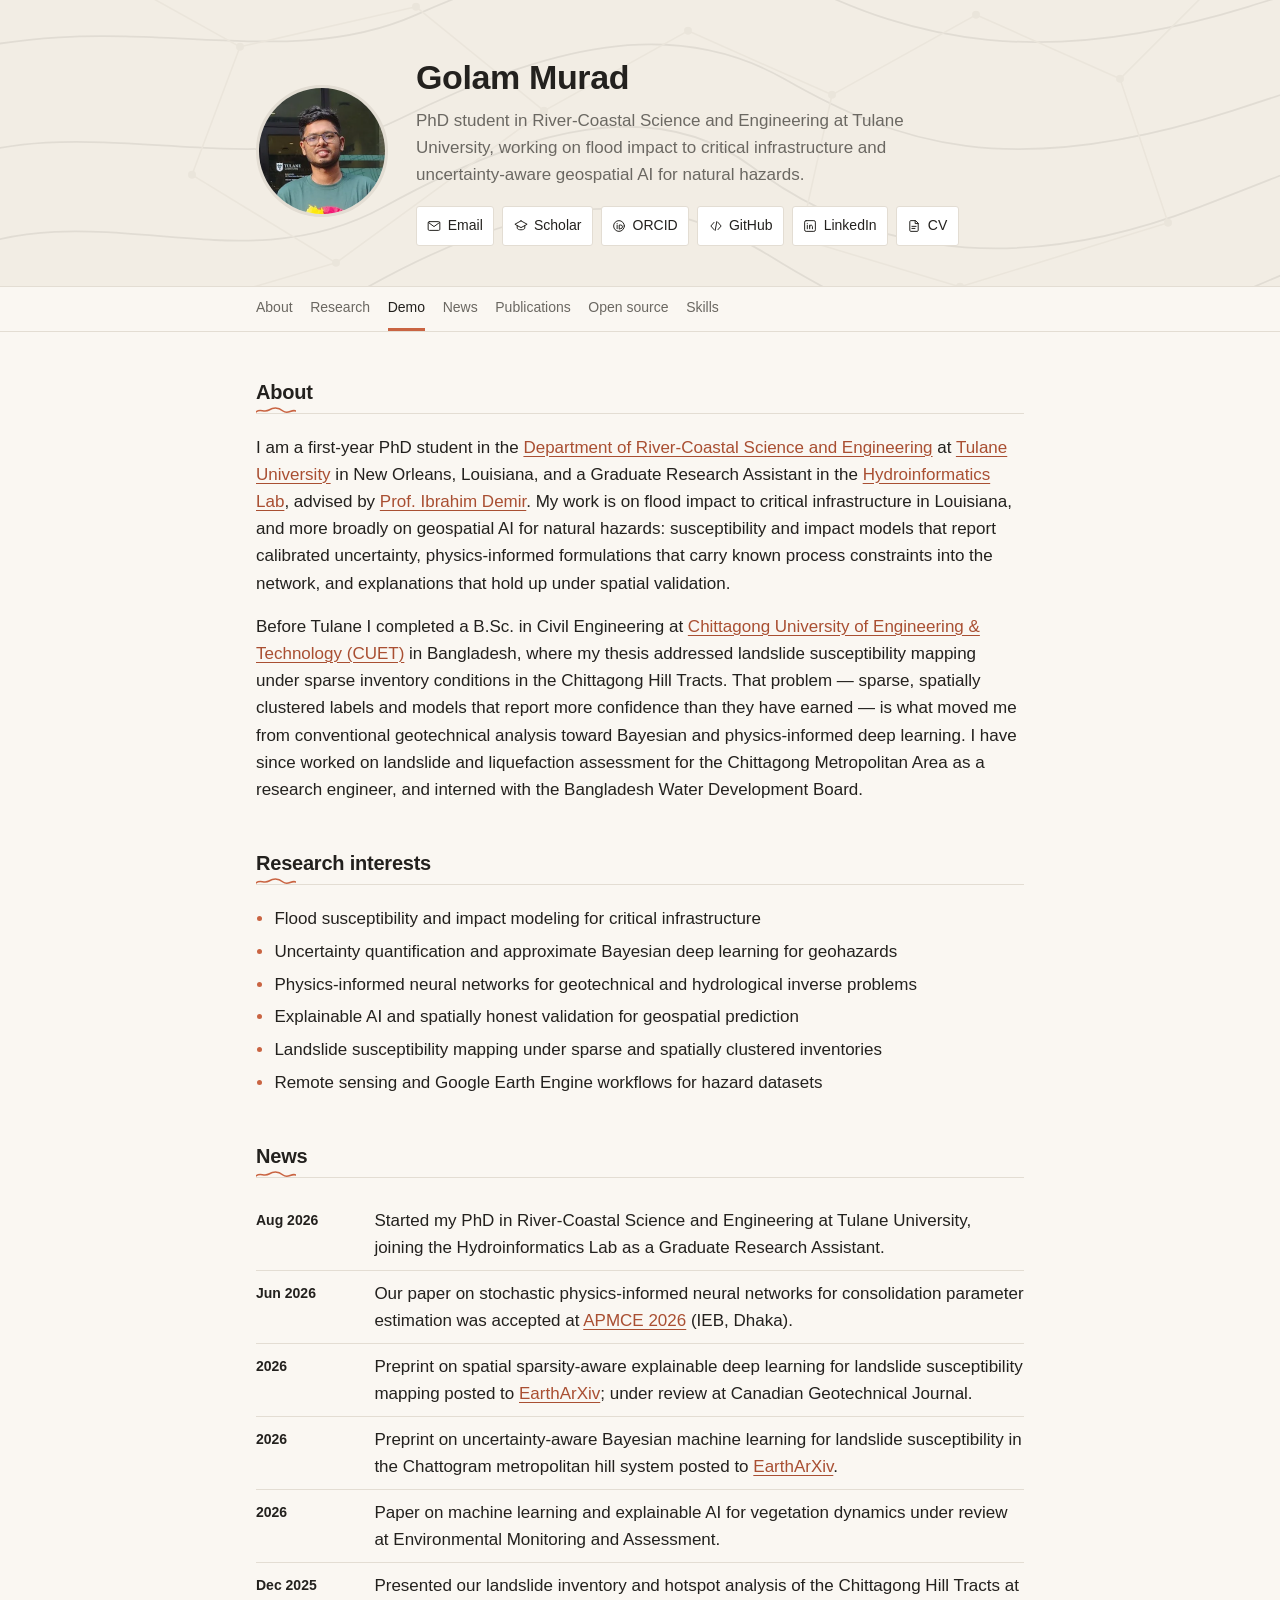
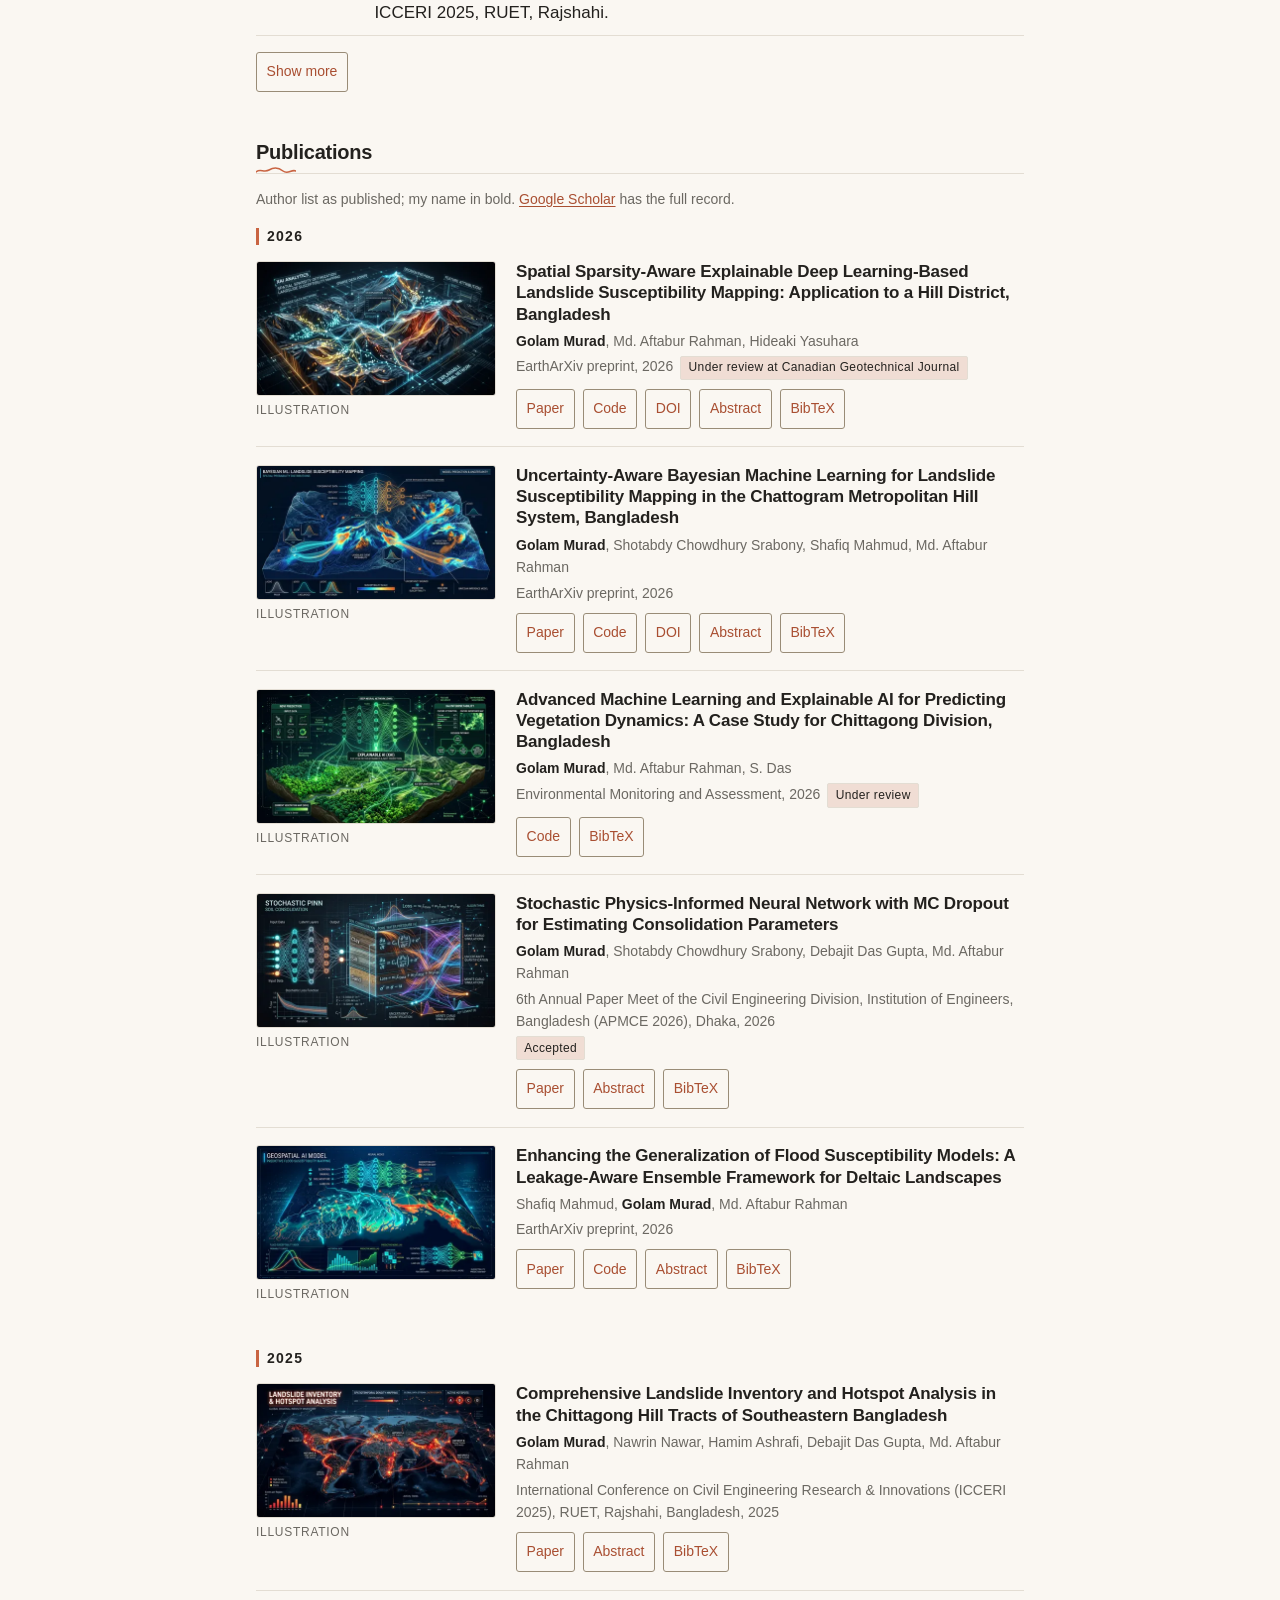
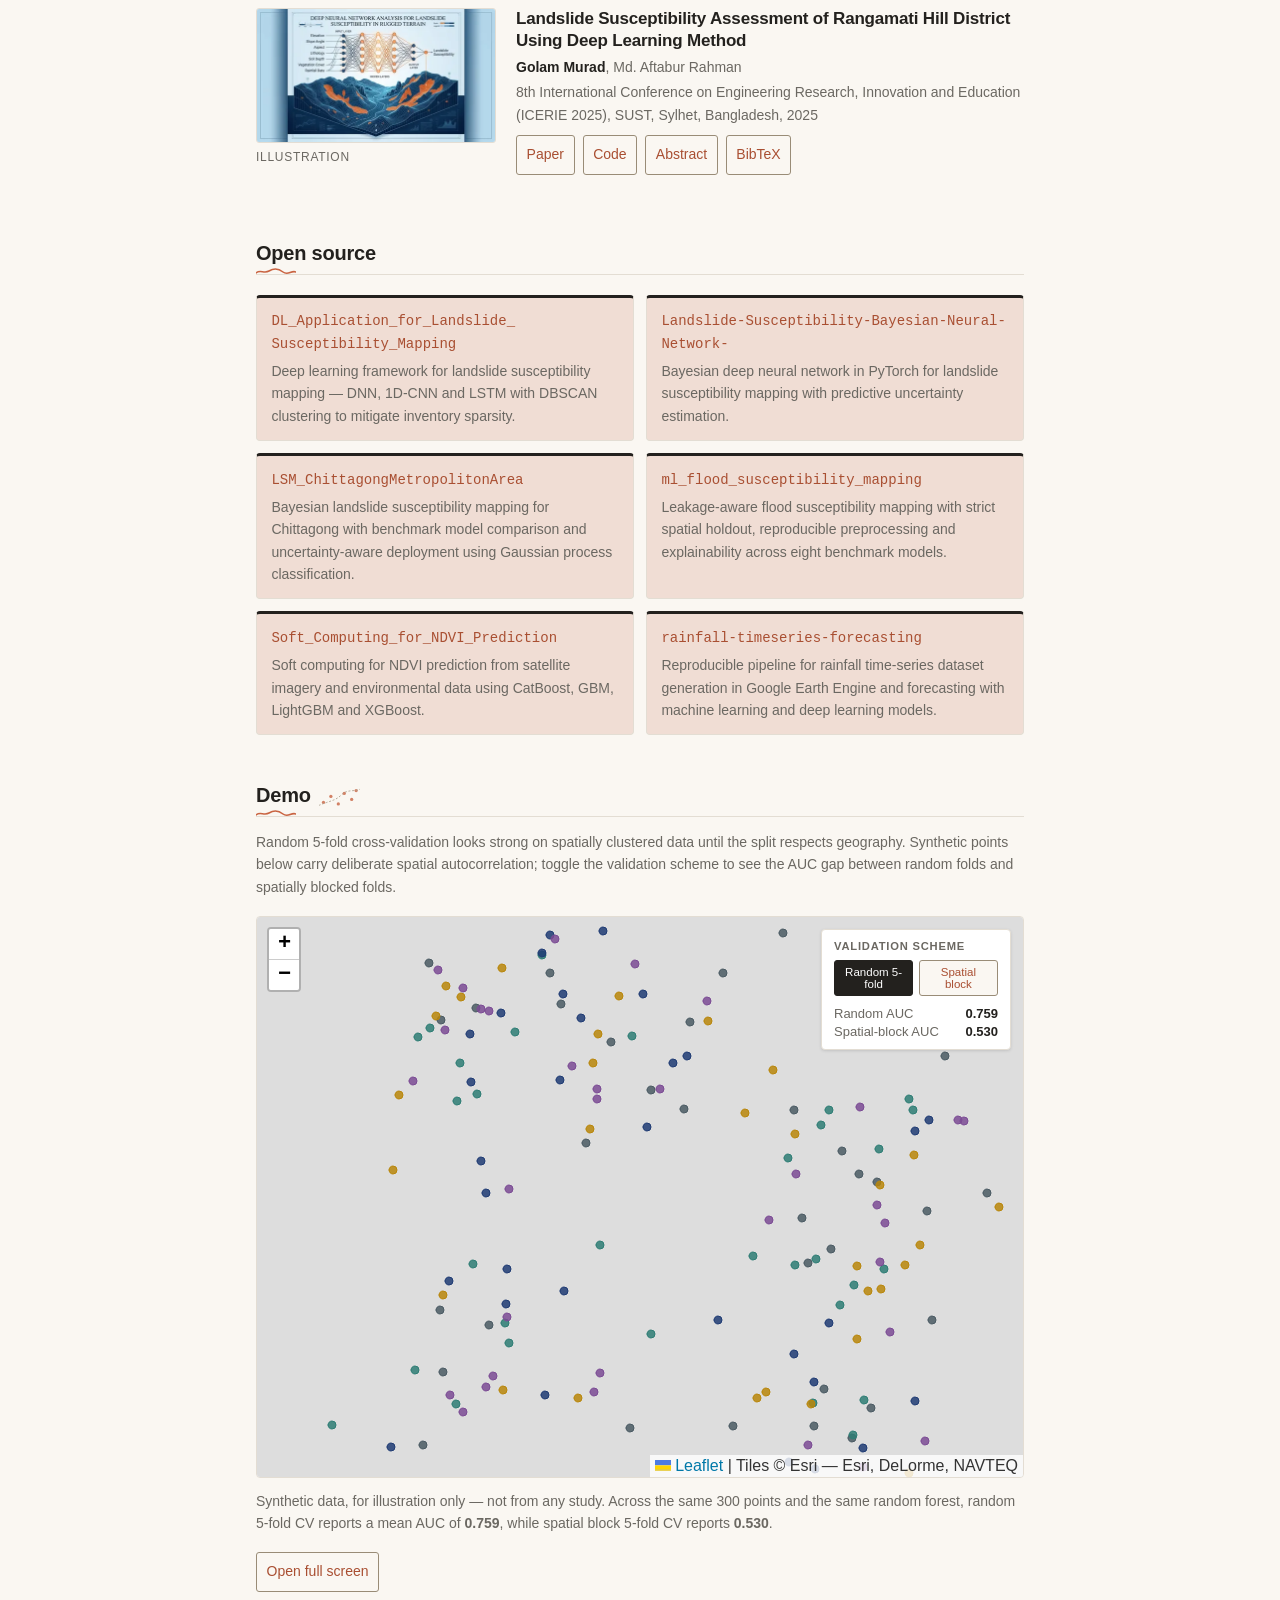
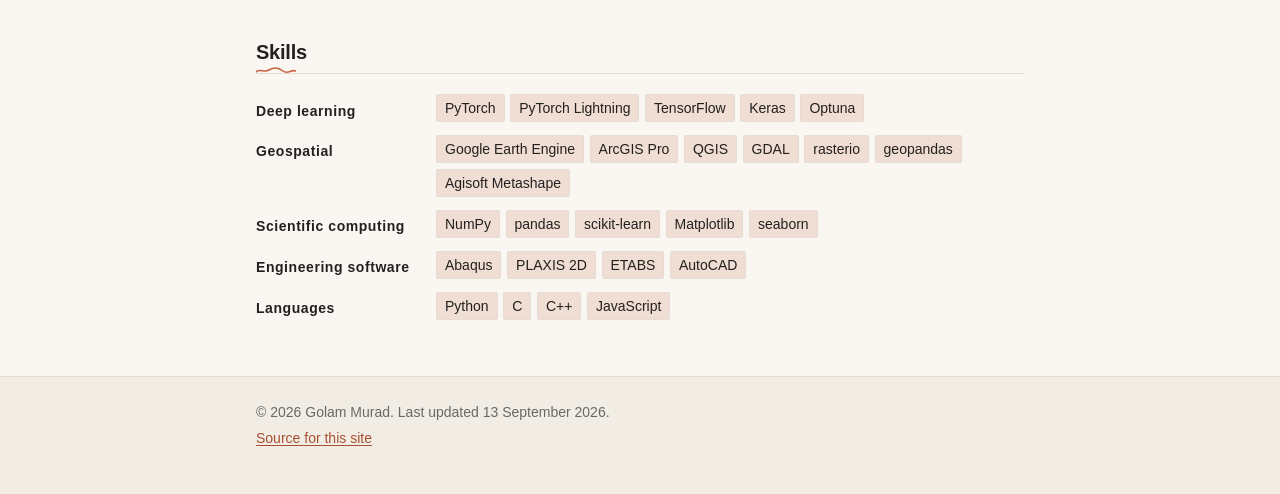
<file: index.html>
<!DOCTYPE html>
<html lang="en">
<head>
<meta charset="utf-8">
<meta name="viewport" content="width=device-width, initial-scale=1">
<title>Golam Murad</title>
<meta name="description" content="Golam Murad — PhD student in River-Coastal Science and Engineering at Tulane University. Flood impact on critical infrastructure, geospatial AI for natural hazards, uncertainty-aware deep learning.">
<meta name="author" content="Golam Murad">
<link rel="canonical" href="https://murad-geoAi.github.io/">
<meta property="og:type" content="website">
<meta property="og:title" content="Golam Murad">
<meta property="og:description" content="PhD student in River-Coastal Science and Engineering at Tulane University. Geospatial AI for natural hazards and uncertainty-aware deep learning.">
<meta property="og:url" content="https://murad-geoAi.github.io/">
<meta property="og:image" content="https://murad-geoAi.github.io/assets/img/profile.jpg">
<meta property="og:image:width" content="600">
<meta property="og:image:height" content="600">
<meta property="og:image:alt" content="Golam Murad outside the Tulane Downtown building in New Orleans.">
<meta name="twitter:card" content="summary">
<meta name="theme-color" content="#23211E">
<link rel="icon" href="assets/img/favicon.svg" type="image/svg+xml">
<link rel="stylesheet" href="assets/css/style.css">
<!-- Marks JS as running so scroll-reveal may hide content; without it everything stays visible. -->
<script>document.documentElement.classList.add('js');</script>
</head>
<body>

<a class="skip-link" href="#main">Skip to content</a>

<!-- Icon sprite. Self-hosted, no icon font, no network request. -->
<svg class="sprite" xmlns="http://www.w3.org/2000/svg" aria-hidden="true" focusable="false">
  <defs>
    <symbol id="i-mail" viewBox="0 0 24 24">
      <rect x="2" y="4.5" width="20" height="15" rx="2"/><path d="M2.8 6.2 12 13l9.2-6.8"/>
    </symbol>
    <symbol id="i-scholar" viewBox="0 0 24 24">
      <path d="M12 3.2 1.5 9 12 14.8 22.5 9 12 3.2Z"/><path d="M5.5 11.4v4.2c0 1.6 2.9 2.9 6.5 2.9s6.5-1.3 6.5-2.9v-4.2"/>
    </symbol>
    <symbol id="i-orcid" viewBox="0 0 24 24">
      <circle cx="12" cy="12" r="9.2"/><path d="M8.8 10.3v6.4"/><path d="M8.8 7.6v.1"/>
      <path d="M12.4 16.7v-6.4h2.4a3.2 3.2 0 0 1 0 6.4Z"/>
    </symbol>
    <symbol id="i-github" viewBox="0 0 24 24">
      <path d="M8.6 5.8 3.2 12l5.4 6.2"/><path d="M15.4 5.8 20.8 12l-5.4 6.2"/><path d="M13.4 4.4 10.6 19.6"/>
    </symbol>
    <symbol id="i-linkedin" viewBox="0 0 24 24">
      <rect x="2.8" y="2.8" width="18.4" height="18.4" rx="2.6"/><path d="M7.4 10.6v6.2"/>
      <path d="M7.4 7.4v.1"/><path d="M11.4 16.8v-6.2"/><path d="M11.4 13.2c0-1.5 1-2.6 2.4-2.6s2.4 1.1 2.4 2.6v3.6"/>
    </symbol>
    <symbol id="i-cv" viewBox="0 0 24 24">
      <path d="M14 2.8H6.6a1.8 1.8 0 0 0-1.8 1.8v14.8a1.8 1.8 0 0 0 1.8 1.8h10.8a1.8 1.8 0 0 0 1.8-1.8V7.8Z"/>
      <path d="M14 2.8v5h5.2"/><path d="M8.4 12.6h7.2"/><path d="M8.4 16.2h5.2"/>
    </symbol>
  </defs>
</svg>

<!-- ============================= HEADER ============================= -->
<header class="site-header" id="top">
  <svg class="hero-motif" viewBox="0 0 800 360" preserveAspectRatio="xMidYMid slice" aria-hidden="true" focusable="false">
    <g class="hero-motif-contours" fill="none" stroke="var(--ink)" stroke-width="1.1">
      <path d="M-20 300 C 80 260, 140 320, 230 270 S 400 200, 480 250 S 640 330, 760 280 S 880 220, 940 260"/>
      <path d="M-30 250 C 60 210, 150 270, 240 220 S 410 150, 470 195 S 620 270, 750 220 S 870 165, 950 205"/>
      <path d="M-40 195 C 50 155, 160 210, 250 165 S 420 100, 490 140 S 630 205, 770 160 S 890 110, 960 145"/>
      <path d="M-50 130 C 70 90, 170 140, 260 100 S 430 45, 500 80 S 650 135, 780 95 S 900 55, 970 85"/>
    </g>
    <g class="hero-motif-graph" stroke="var(--border-firm)" stroke-width="1">
      <line x1="60" y1="70" x2="150" y2="120"/>
      <line x1="150" y1="120" x2="120" y2="200"/>
      <line x1="150" y1="120" x2="260" y2="95"/>
      <line x1="260" y1="95" x2="340" y2="160"/>
      <line x1="120" y1="200" x2="210" y2="255"/>
      <line x1="210" y1="255" x2="340" y2="160"/>
      <line x1="340" y1="160" x2="430" y2="110"/>
      <line x1="430" y1="110" x2="520" y2="150"/>
      <line x1="520" y1="150" x2="500" y2="240"/>
      <line x1="500" y1="240" x2="600" y2="270"/>
      <line x1="520" y1="150" x2="610" y2="100"/>
      <line x1="610" y1="100" x2="700" y2="140"/>
      <line x1="700" y1="140" x2="760" y2="80"/>
      <line x1="700" y1="140" x2="730" y2="230"/>
      <line x1="600" y1="270" x2="730" y2="230"/>
      <line x1="210" y1="255" x2="90" y2="290"/>
    </g>
    <g class="hero-motif-nodes" fill="var(--border-firm)">
      <circle cx="60" cy="70" r="2.5"/>
      <circle cx="150" cy="120" r="2.5"/>
      <circle cx="120" cy="200" r="2.5"/>
      <circle cx="260" cy="95" r="2.5"/>
      <circle cx="340" cy="160" r="2.5"/>
      <circle cx="210" cy="255" r="2.5"/>
      <circle cx="430" cy="110" r="2.5"/>
      <circle cx="520" cy="150" r="2.5"/>
      <circle cx="500" cy="240" r="2.5"/>
      <circle cx="600" cy="270" r="2.5"/>
      <circle cx="610" cy="100" r="2.5"/>
      <circle cx="700" cy="140" r="2.5"/>
      <circle cx="760" cy="80" r="2.5"/>
      <circle cx="730" cy="230" r="2.5"/>
      <circle cx="90" cy="290" r="2.5"/>
      <circle cx="380" cy="60" r="2.5"/>
    </g>
  </svg>
  <div class="wrap header-inner">
    <picture>
      <source srcset="assets/img/avatar.webp" type="image/webp">
      <img class="avatar" src="assets/img/avatar.jpg" width="330" height="330"
           alt="Golam Murad standing outside the Tulane Downtown building in New Orleans.">
    </picture>
    <div class="header-text">
      <h1>Golam Murad</h1>
      <p class="tagline">PhD student in River-Coastal Science and Engineering at Tulane University, working on
        flood impact to critical infrastructure and uncertainty-aware geospatial AI for natural hazards.</p>
      <ul class="links" aria-label="Profiles and contact">
        <li><a href="mailto:golammurad19@gmail.com">
          <svg class="icon" aria-hidden="true" focusable="false"><use href="#i-mail"/></svg>Email</a></li>
        <li><a href="https://scholar.google.com/citations?user=qZYs0UQAAAAJ&amp;hl=en" rel="noopener">
          <svg class="icon" aria-hidden="true" focusable="false"><use href="#i-scholar"/></svg>Scholar</a></li>
        <li><a href="https://orcid.org/0009-0006-7232-1788" rel="noopener">
          <svg class="icon" aria-hidden="true" focusable="false"><use href="#i-orcid"/></svg>ORCID</a></li>
        <li><a href="https://github.com/murad-geoAi" rel="noopener">
          <svg class="icon" aria-hidden="true" focusable="false"><use href="#i-github"/></svg>GitHub</a></li>
        <li><a href="https://www.linkedin.com/in/golammurad" rel="noopener">
          <svg class="icon" aria-hidden="true" focusable="false"><use href="#i-linkedin"/></svg>LinkedIn</a></li>
        <li><a href="assets/cv/index.html">
          <svg class="icon" aria-hidden="true" focusable="false"><use href="#i-cv"/></svg>CV</a></li>
      </ul>
    </div>
  </div>
</header>

<!-- ============================= NAV ============================= -->
<nav class="site-nav" id="nav" aria-label="Section navigation">
  <div class="wrap">
    <ul>
      <li><a href="#about">About</a></li>
      <li><a href="#interests">Research</a></li>
      <li><a href="#demo">Demo</a></li>
      <li><a href="#news">News</a></li>
      <li><a href="#publications">Publications</a></li>
      <li><a href="#code">Open source</a></li>
      <li><a href="#skills">Skills</a></li>
    </ul>
  </div>
</nav>

<main id="main" class="wrap">

<!-- ============================= ABOUT ============================= -->
<section id="about" data-reveal>
  <h2>About</h2>
  <p>I am a first-year PhD student in the
    <a href="https://sse.tulane.edu/river" rel="noopener">Department of River-Coastal Science and Engineering</a>
    at <a href="https://tulane.edu" rel="noopener">Tulane University</a> in New Orleans, Louisiana, and a Graduate
    Research Assistant in the <a href="https://hydroinformatics.tulane.edu/" rel="noopener">Hydroinformatics Lab</a>,
    advised by <a href="https://sse.tulane.edu/ibrahim-demir" rel="noopener">Prof. Ibrahim Demir</a>.
    My work is on flood impact to critical infrastructure in Louisiana, and more broadly on geospatial AI for
    natural hazards: susceptibility and impact models that report calibrated uncertainty, physics-informed
    formulations that carry known process constraints into the network, and explanations that hold up under
    spatial validation.</p>
  <p>Before Tulane I completed a B.Sc. in Civil Engineering at
    <a href="https://www.cuet.ac.bd" rel="noopener">Chittagong University of Engineering &amp; Technology (CUET)</a>
    in Bangladesh, where my thesis addressed landslide susceptibility mapping under sparse inventory conditions in
    the Chittagong Hill Tracts. That problem — sparse, spatially clustered labels and models that report more
    confidence than they have earned — is what moved me from conventional geotechnical analysis toward Bayesian and
    physics-informed deep learning. I have since worked on landslide and liquefaction assessment for the Chittagong
    Metropolitan Area as a research engineer, and interned with the Bangladesh Water Development Board.</p>
</section>

<!-- ============================= INTERESTS ============================= -->
<section id="interests" data-reveal>
  <h2>Research interests</h2>
  <ul class="interests">
    <li>Flood susceptibility and impact modeling for critical infrastructure</li>
    <li>Uncertainty quantification and approximate Bayesian deep learning for geohazards</li>
    <li>Physics-informed neural networks for geotechnical and hydrological inverse problems</li>
    <li>Explainable AI and spatially honest validation for geospatial prediction</li>
    <li>Landslide susceptibility mapping under sparse and spatially clustered inventories</li>
    <li>Remote sensing and Google Earth Engine workflows for hazard datasets</li>
  </ul>
</section>

<!-- ============================= NEWS ============================= -->
<section id="news" data-reveal>
  <h2>News</h2>
  <ol class="news-list" id="news-list"></ol>
  <button type="button" class="btn toggle-more" id="news-toggle" hidden aria-expanded="false" aria-controls="news-list">Show more</button>
  <noscript>
    <ol class="news-list">
      <li><span class="news-date">Aug 2026</span><span class="news-body">Started my PhD in River-Coastal Science and Engineering at Tulane University, joining the Hydroinformatics Lab as a Graduate Research Assistant.</span></li>
      <li><span class="news-date">Jun 2026</span><span class="news-body">Our paper on stochastic physics-informed neural networks for consolidation parameter estimation was accepted at APMCE 2026 (IEB, Dhaka).</span></li>
      <li><span class="news-date">2026</span><span class="news-body">Preprint on spatial sparsity-aware explainable deep learning for landslide susceptibility mapping posted to EarthArXiv; under review at Canadian Geotechnical Journal.</span></li>
      <li><span class="news-date">2026</span><span class="news-body">Preprint on uncertainty-aware Bayesian machine learning for landslide susceptibility in the Chattogram metropolitan hill system posted to EarthArXiv.</span></li>
      <li><span class="news-date">2026</span><span class="news-body">Paper on machine learning and explainable AI for vegetation dynamics under review at Environmental Monitoring and Assessment.</span></li>
      <li><span class="news-date">Dec 2025</span><span class="news-body">Presented our landslide inventory and hotspot analysis of the Chittagong Hill Tracts at ICCERI 2025, RUET, Rajshahi.</span></li>
      <li><span class="news-date">Dec 2025</span><span class="news-body">Joined Soil Profile as a Research Engineer, working on landslide and liquefaction assessment for the Chittagong Metropolitan Area.</span></li>
      <li><span class="news-date">Jul 2025</span><span class="news-body">Completed my B.Sc. in Civil Engineering at Chittagong University of Engineering &amp; Technology.</span></li>
      <li><span class="news-date">2025</span><span class="news-body">Presented deep learning-based landslide susceptibility assessment of Rangamati Hill District at ICERIE 2025, SUST, Sylhet.</span></li>
      <li><span class="news-date">Dec 2024</span><span class="news-body">Industrial internship at the Bangladesh Water Development Board.</span></li>
    </ol>
  </noscript>
</section>

<!-- ============================= PUBLICATIONS ============================= -->
<section id="publications">
  <h2>Publications</h2>
  <p class="note">Author list as published; my name in bold. <a href="https://scholar.google.com/citations?user=qZYs0UQAAAAJ&amp;hl=en" rel="noopener">Google Scholar</a> has the full record.</p>
  <div id="publication-list"></div>
  <noscript>
    <h3 class="pub-year">2026</h3>
    <ul class="pub-fallback">
      <li><strong>Spatial Sparsity-Aware Explainable Deep Learning-Based Landslide Susceptibility Mapping: Application to a Hill District, Bangladesh.</strong>
        Golam Murad, Md. Aftabur Rahman, Hideaki Yasuhara. EarthArXiv preprint, 2026. Under review at Canadian Geotechnical Journal.
        [<a href="assets/papers/sparsity-aware-lsm-rangamati-2026.pdf">PDF</a>]
        [<a href="https://doi.org/10.31223/X52J42" rel="noopener">DOI</a>]
        [<a href="https://github.com/murad-geoAi/DL_Application_for_Landslide_Susceptibility_Mapping" rel="noopener">Code</a>]</li>
      <li><strong>Uncertainty-Aware Bayesian Machine Learning for Landslide Susceptibility Mapping in the Chattogram Metropolitan Hill System, Bangladesh.</strong>
        Golam Murad, Shotabdy Chowdhury Srabony, Shafiq Mahmud, Md. Aftabur Rahman. EarthArXiv preprint, 2026.
        [<a href="assets/papers/bayesian-lsm-chattogram-2026.pdf">PDF</a>]
        [<a href="https://doi.org/10.31223/X55J40" rel="noopener">DOI</a>]
        [<a href="https://github.com/murad-geoAi/LSM_ChittagongMetropolitonArea" rel="noopener">Code</a>]</li>
      <li><strong>Advanced Machine Learning and Explainable AI for Predicting Vegetation Dynamics: A Case Study for Chittagong Division, Bangladesh.</strong>
        Golam Murad, Md. Aftabur Rahman, S. Das. Under review at Environmental Monitoring and Assessment, 2026.
        [<a href="https://github.com/murad-geoAi/Soft_Computing_for_NDVI_Prediction" rel="noopener">Code</a>]</li>
      <li><strong>Stochastic Physics-Informed Neural Network with MC Dropout for Estimating Consolidation Parameters.</strong>
        Golam Murad, Shotabdy Chowdhury Srabony, Debajit Das Gupta, Md. Aftabur Rahman.
        6th Annual Paper Meet of the Civil Engineering Division, IEB (APMCE 2026), Dhaka, Bangladesh.
        [<a href="assets/papers/stochastic-pinn-consolidation-apmce-2026.pdf">PDF</a>]</li>
      <li><strong>Enhancing the Generalization of Flood Susceptibility Models: A Leakage-Aware Ensemble Framework for Deltaic Landscapes.</strong>
        Shafiq Mahmud, Golam Murad, Md. Aftabur Rahman. EarthArXiv preprint, 2026.
        [<a href="assets/papers/leakage-aware-flood-susceptibility-2026.pdf">PDF</a>]
        [<a href="https://github.com/murad-geoAi/ml_flood_susceptibility_mapping" rel="noopener">Code</a>]</li>
    </ul>
    <h3 class="pub-year">2025</h3>
    <ul class="pub-fallback">
      <li><strong>Comprehensive Landslide Inventory and Hotspot Analysis in the Chittagong Hill Tracts of Southeastern Bangladesh.</strong>
        Golam Murad, Nawrin Nawar, Hamim Ashrafi, Debajit Das Gupta, Md. Aftabur Rahman.
        International Conference on Civil Engineering Research &amp; Innovations (ICCERI 2025), RUET, Rajshahi, Bangladesh.
        [<a href="assets/papers/landslide-inventory-hotspot-icceri-2025.pdf">PDF</a>]</li>
      <li><strong>Landslide Susceptibility Assessment of Rangamati Hill District Using Deep Learning Method.</strong>
        Golam Murad, Md. Aftabur Rahman.
        8th International Conference on Engineering Research, Innovation and Education (ICERIE 2025), SUST, Sylhet, Bangladesh.
        [<a href="assets/papers/rangamati-dnn-lsm-icerie-2025.pdf">PDF</a>]
        [<a href="https://github.com/murad-geoAi/DL_Application_for_Landslide_Susceptibility_Mapping" rel="noopener">Code</a>]</li>
    </ul>
  </noscript>
</section>

<!-- ============================= OPEN SOURCE ============================= -->
<section id="code">
  <h2>Open source</h2>
  <ul class="repo-grid">
    <li class="repo" data-reveal>
      <p class="repo-head"><a class="repo-name" href="https://github.com/murad-geoAi/DL_Application_for_Landslide_Susceptibility_Mapping" rel="noopener">DL_<wbr>Application_<wbr>for_<wbr>Landslide_<wbr>Susceptibility_<wbr>Mapping</a><span class="stars" data-repo="DL_Application_for_Landslide_Susceptibility_Mapping"></span></p>
      <p class="repo-desc">Deep learning framework for landslide susceptibility mapping — DNN, 1D-CNN and LSTM with DBSCAN clustering to mitigate inventory sparsity.</p>
    </li>
    <li class="repo" data-reveal>
      <p class="repo-head"><a class="repo-name" href="https://github.com/murad-geoAi/Landslide-Susceptibility-Bayesian-Neural-Network-" rel="noopener">Landslide-<wbr>Susceptibility-<wbr>Bayesian-<wbr>Neural-<wbr>Network-</a><span class="stars" data-repo="Landslide-Susceptibility-Bayesian-Neural-Network-"></span></p>
      <p class="repo-desc">Bayesian deep neural network in PyTorch for landslide susceptibility mapping with predictive uncertainty estimation.</p>
    </li>
    <li class="repo" data-reveal>
      <p class="repo-head"><a class="repo-name" href="https://github.com/murad-geoAi/LSM_ChittagongMetropolitonArea" rel="noopener">LSM_<wbr>ChittagongMetropolitonArea</a><span class="stars" data-repo="LSM_ChittagongMetropolitonArea"></span></p>
      <p class="repo-desc">Bayesian landslide susceptibility mapping for Chittagong with benchmark model comparison and uncertainty-aware deployment using Gaussian process classification.</p>
    </li>
    <li class="repo" data-reveal>
      <p class="repo-head"><a class="repo-name" href="https://github.com/murad-geoAi/ml_flood_susceptibility_mapping" rel="noopener">ml_<wbr>flood_<wbr>susceptibility_<wbr>mapping</a><span class="stars" data-repo="ml_flood_susceptibility_mapping"></span></p>
      <p class="repo-desc">Leakage-aware flood susceptibility mapping with strict spatial holdout, reproducible preprocessing and explainability across eight benchmark models.</p>
    </li>
    <li class="repo" data-reveal>
      <p class="repo-head"><a class="repo-name" href="https://github.com/murad-geoAi/Soft_Computing_for_NDVI_Prediction" rel="noopener">Soft_<wbr>Computing_<wbr>for_<wbr>NDVI_<wbr>Prediction</a><span class="stars" data-repo="Soft_Computing_for_NDVI_Prediction"></span></p>
      <p class="repo-desc">Soft computing for NDVI prediction from satellite imagery and environmental data using CatBoost, GBM, LightGBM and XGBoost.</p>
    </li>
    <li class="repo" data-reveal>
      <p class="repo-head"><a class="repo-name" href="https://github.com/murad-geoAi/rainfall-timeseries-forecasting" rel="noopener">rainfall-<wbr>timeseries-<wbr>forecasting</a><span class="stars" data-repo="rainfall-timeseries-forecasting"></span></p>
      <p class="repo-desc">Reproducible pipeline for rainfall time-series dataset generation in Google Earth Engine and forecasting with machine learning and deep learning models.</p>
    </li>
  </ul>
</section>

<!-- ============================= DEMO =============================
     Map is generated by scripts/make_demo_map.py into demos/. No [data-reveal]
     here: the section is too tall to reliably clear the reveal threshold.
     The AUC figures are repeated in the page text below on purpose — with JS
     off the iframe renders nothing, and the finding has to survive that. -->
<section id="demo">
  <h2>Demo<svg class="demo-accent" viewBox="0 0 56 30" aria-hidden="true" focusable="false">
    <g fill="var(--accent)">
      <circle cx="6" cy="22" r="2.2"/>
      <circle cx="16" cy="14" r="2.2"/>
      <circle cx="26" cy="24" r="2.2"/>
      <circle cx="34" cy="10" r="2.2"/>
      <circle cx="44" cy="18" r="2.2"/>
      <circle cx="50" cy="6" r="2.2"/>
    </g>
    <path d="M0 26 C 14 20, 22 20, 30 12 S 46 8, 56 4" fill="none" stroke="var(--border-firm)" stroke-width="1.2" stroke-dasharray="1.5 3.5" stroke-linecap="round"/>
  </svg></h2>
  <p class="note">Random 5-fold cross-validation looks strong on spatially clustered data until the split
    respects geography. Synthetic points below carry deliberate spatial autocorrelation; toggle the
    validation scheme to see the AUC gap between random folds and spatially blocked folds.</p>

  <div class="demo-frame">
    <iframe src="demos/spatial-cv-demo.html" loading="lazy"
            title="Interactive map comparing random and spatial-block 5-fold cross-validation on synthetic landslide-susceptibility points">
      This browser cannot display the embedded map. The link below opens it directly.
    </iframe>
  </div>

  <p class="note demo-note">Synthetic data, for illustration only — not from any study.
    Across the same 300 points and the same random forest, random 5-fold CV reports a mean
    AUC of <strong>0.759</strong>, while spatial block 5-fold CV reports <strong>0.530</strong>.</p>

  <p class="demo-actions"><a class="btn" href="demos/spatial-cv-demo.html">Open full screen</a></p>
</section>

<!-- ============================= SKILLS ============================= -->
<section id="skills" data-reveal>
  <h2>Skills</h2>
  <dl class="skills">
    <dt>Deep learning</dt>
    <dd><ul class="pills"><li>PyTorch</li><li>PyTorch Lightning</li><li>TensorFlow</li><li>Keras</li><li>Optuna</li></ul></dd>
    <dt>Geospatial</dt>
    <dd><ul class="pills"><li>Google Earth Engine</li><li>ArcGIS Pro</li><li>QGIS</li><li>GDAL</li><li>rasterio</li><li>geopandas</li><li>Agisoft Metashape</li></ul></dd>
    <dt>Scientific computing</dt>
    <dd><ul class="pills"><li>NumPy</li><li>pandas</li><li>scikit-learn</li><li>Matplotlib</li><li>seaborn</li></ul></dd>
    <dt>Engineering software</dt>
    <dd><ul class="pills"><li>Abaqus</li><li>PLAXIS 2D</li><li>ETABS</li><li>AutoCAD</li></ul></dd>
    <dt>Languages</dt>
    <dd><ul class="pills"><li>Python</li><li>C</li><li>C++</li><li>JavaScript</li></ul></dd>
  </dl>
</section>

<!-- =====================================================================
     TEACHING — enable when there is content. Add a matching nav link above.
<section id="teaching">
  <h2>Teaching</h2>
  <ul class="plain">
    <li><strong>COURSE CODE — Course title.</strong> Teaching assistant, Tulane University, Semester Year.</li>
  </ul>
</section>
     ===================================================================== -->

<!-- =====================================================================
     TALKS & SERVICE — enable when there is content. Add a matching nav link above.
<section id="service">
  <h2>Talks &amp; service</h2>
  <ul class="plain">
    <li><span class="news-date">Month Year</span> Talk title, venue, location.</li>
    <li><span class="news-date">Year</span> Reviewer, journal name.</li>
  </ul>
</section>
     ===================================================================== -->

</main>

<!-- ============================= FOOTER ============================= -->
<footer class="site-footer">
  <div class="wrap">
    <p>&copy; 2026 Golam Murad. Last updated <time datetime="2026-09-13">13 September 2026</time>.</p>
    <p><a href="https://github.com/murad-geoAi/murad-geoAi.github.io" rel="noopener">Source for this site</a></p>
  </div>
</footer>

<script src="assets/js/main.js"></script>
</body>
</html>
</file>
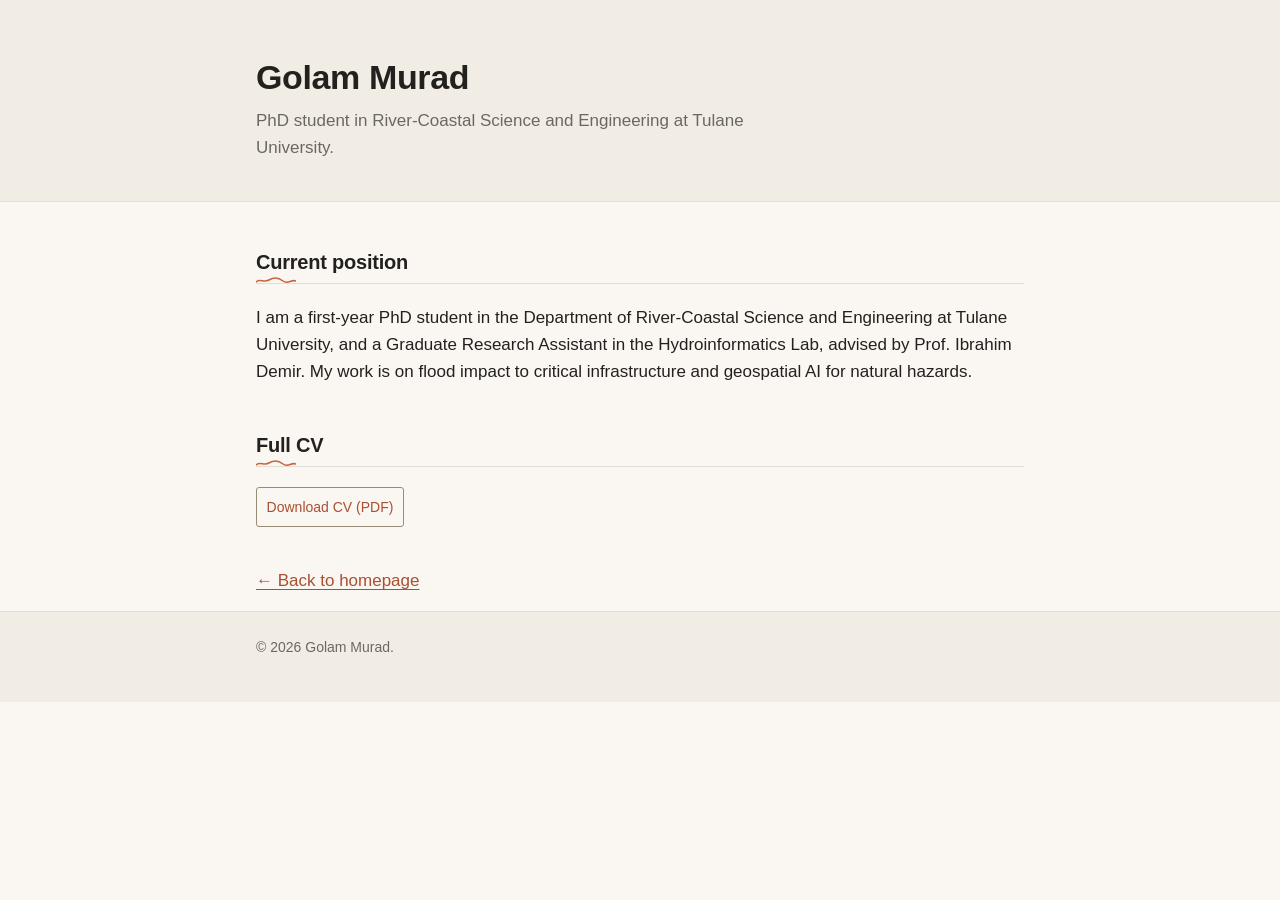
<file: assets/cv/index.html>
<!DOCTYPE html>
<html lang="en">
<head>
<meta charset="utf-8">
<meta name="viewport" content="width=device-width, initial-scale=1">
<title>CV — Golam Murad</title>
<meta name="description" content="Golam Murad — CV. PhD student in River-Coastal Science and Engineering at Tulane University.">
<meta name="author" content="Golam Murad">
<link rel="canonical" href="https://murad-geoAi.github.io/assets/cv/">
<meta name="theme-color" content="#23211E">
<link rel="icon" href="../img/favicon.svg" type="image/svg+xml">
<link rel="stylesheet" href="../css/style.css">
</head>
<body>

<a class="skip-link" href="#main">Skip to content</a>

<!-- ============================= HEADER ============================= -->
<header class="site-header" id="top">
  <div class="wrap header-inner">
    <div class="header-text">
      <h1>Golam Murad</h1>
      <p class="tagline">PhD student in River-Coastal Science and Engineering at Tulane University.</p>
    </div>
  </div>
</header>

<main id="main" class="wrap">

<section id="current-position">
  <h2>Current position</h2>
  <p>I am a first-year PhD student in the Department of River-Coastal Science and Engineering at Tulane
    University, and a Graduate Research Assistant in the Hydroinformatics Lab, advised by Prof. Ibrahim
    Demir. My work is on flood impact to critical infrastructure and geospatial AI for natural hazards.</p>
</section>

<section id="full-cv">
  <h2>Full CV</h2>
  <p><a class="btn" href="golam-murad-cv.pdf">Download CV (PDF)</a></p>
</section>

<p><a href="../../">&larr; Back to homepage</a></p>

</main>

<!-- ============================= FOOTER ============================= -->
<footer class="site-footer">
  <div class="wrap">
    <p>&copy; 2026 Golam Murad.</p>
  </div>
</footer>

</body>
</html>
</file>
<file: assets/css/style.css>
/* =========================================================================
   Golam Murad — personal site
   Plain CSS, no framework, no build step, system fonts only.
   Mobile-first: base styles are the narrow layout; media queries widen it.

   Palette is a warm, paper-like academic scheme — cream background, dark
   ink text, a single clay accent. No gradients, no photographic hero.
     #FAF7F2  bg          — page background, warm off-white
     #F2EDE4  bg-subtle   — hero band, alternating sections, footer
     #FFFFFF  surface     — cards, map frame
     #E3DDD3  border      — hairlines, dividers, card edges (decorative,
                            not a UI-component boundary — under 3:1 on bg)
     #998C77  border-firm — a firmer hairline for button/nav-hover outlines
                            that must clear 3:1 as UI components — 3.08:1
     #23211E  ink         — headings and body text
     #6B6862  ink-muted   — captions, dates, disclaimers
     #C96442  accent      — non-text only: rules, underlines, motif strokes
                            (3.65:1 on bg — below AA for text at any size)
     #A94F32  accent-text — links, active nav          — 5.10:1 on bg
     #8F4029  accent-text-hover                        — 6.70:1 on bg
     #F0DDD4  accent-soft — chip/tag backgrounds (pair with --ink, not
                            --ink-muted or --accent — both dip under 4.5:1)
   Every text pairing used below is at or above 4.5:1.
   ========================================================================= */

:root {
  /* brand */
  --bg:           #FAF7F2;
  --bg-subtle:    #F2EDE4;
  --surface:      #FFFFFF;
  --border:       #E3DDD3;
  --border-firm:  #998C77;   /* 3.08:1 on bg — clears WCAG non-text 3:1  */
  --ink:          #23211E;   /* body/headings          — 15.0:1 on bg    */
  --ink-muted:    #6B6862;   /* secondary              —  5.2:1 on bg    */
  --accent:       #C96442;   /* rules/underlines only — not text         */
  --accent-soft:  #F0DDD4;   /* chip backgrounds — pair with --ink       */

  --accent-text:       #A94F32;  /* link text          —  5.10:1 on bg  */
  --accent-text-hover: #8F4029;  /* link hover          —  6.70:1 on bg  */

  --focus:     #A94F32;   /* focus ring — 5.10:1 on bg, clears 3:1 non-text */

  --measure: 46rem;       /* readable column */
  --gutter:  1.25rem;

  /* type scale — six steps, nothing below --text-xs (12px, the legibility
     floor). Collapses what used to be ~11 near-duplicate literal sizes. */
  --text-xs:   0.75rem;    /* 12px — eyebrow labels, chips, meta */
  --text-sm:   0.875rem;   /* 14px — captions, notes, secondary text, buttons */
  --text-base: 1.0625rem;  /* 17px — body */
  --text-lg:   1.25rem;    /* 20px — section headings (h2) */
  --text-xl:   1.75rem;    /* 28px — h1 on phones */
  --text-2xl:  2.125rem;   /* 34px — h1 on desktop */

  --sans: -apple-system, BlinkMacSystemFont, "Segoe UI", Roboto, "Helvetica Neue",
          Arial, "Noto Sans", sans-serif;
  --mono: ui-monospace, SFMono-Regular, "SF Mono", Menlo, Consolas,
          "Liberation Mono", monospace;
}

/* ------------------------------- reset ------------------------------- */

*, *::before, *::after { box-sizing: border-box; }

html { -webkit-text-size-adjust: 100%; scroll-behavior: smooth; }

@media (prefers-reduced-motion: reduce) {
  html { scroll-behavior: auto; }
  *, *::before, *::after { animation-duration: .01ms !important; transition-duration: .01ms !important; }
}

/* ------------------------------ scroll-reveal ------------------------------ */
/* JS adds .is-visible when a [data-reveal] element enters the viewport.
   Hiding is scoped to `.js` (set by an inline script in <head>) and to
   no-preference, so JS-off and reduced-motion users always see content.
   Only short blocks carry [data-reveal]: a very tall element may never be
   far enough on screen to trigger on a short viewport. */

@media (prefers-reduced-motion: no-preference) {
  .js [data-reveal] {
    opacity: 0;
    transform: translateY(1rem);
    transition: opacity .5s ease, transform .5s ease;
  }
  .js [data-reveal].is-visible {
    opacity: 1;
    transform: none;
  }
}

body {
  margin: 0;
  background: var(--bg);
  color: var(--ink);
  font: 400 1rem/1.6 var(--sans);
  font-size: clamp(1rem, 0.97rem + 0.15vw, var(--text-base));
}

img { max-width: 100%; height: auto; display: block; }

/* the sprite itself is never rendered */
.sprite { display: none; }

/* ------------------------------ typography ------------------------------ */

h1, h2, h3 { line-height: 1.25; font-weight: 600; letter-spacing: -0.011em; margin: 0; }

h1 { font-size: var(--text-xl); }

h2 {
  font-size: var(--text-lg);
  color: var(--ink);
  padding-bottom: .5rem;
  border-bottom: 1px solid var(--border);
  margin-bottom: 1.25rem;
  position: relative;
}
/* short clay tick under each section heading */
/* tiny contour-fragment divider, same motif family as the hero — replaces a plain rule */
h2::after {
  content: "";
  position: absolute;
  left: 0;
  bottom: -1px;
  width: 2.5rem;
  height: 8px;
  background: var(--accent);
  -webkit-mask: url("data:image/svg+xml,%3Csvg xmlns='http://www.w3.org/2000/svg' viewBox='0 0 40 8'%3E%3Cpath d='M0 6 C4 2 8 7 13 4 S22 1 27 5 S35 3 40 5' fill='none' stroke='black' stroke-width='1.6' stroke-linecap='round'/%3E%3C/svg%3E") center / contain no-repeat;
  mask: url("data:image/svg+xml,%3Csvg xmlns='http://www.w3.org/2000/svg' viewBox='0 0 40 8'%3E%3Cpath d='M0 6 C4 2 8 7 13 4 S22 1 27 5 S35 3 40 5' fill='none' stroke='black' stroke-width='1.6' stroke-linecap='round'/%3E%3C/svg%3E") center / contain no-repeat;
}

h3 { font-size: var(--text-base); }

p { margin: 0 0 1rem; }
p:last-child { margin-bottom: 0; }

a { color: var(--accent-text); text-decoration: underline; text-underline-offset: .15em;
    text-decoration-thickness: .06em; }
a:hover { color: var(--accent-text-hover); text-decoration-thickness: .14em; }

:focus-visible {
  outline: 3px solid var(--focus);
  outline-offset: 2px;
  border-radius: 2px;
}

code, kbd, pre { font-family: var(--mono); font-size: .875em; }

/* ------------------------------- layout ------------------------------- */

.wrap {
  max-width: var(--measure);
  margin-inline: auto;
  padding-inline: var(--gutter);
}

main > section {
  padding-block: 2.25rem 0;
  scroll-margin-top: 4rem;   /* clears the sticky nav on anchor jump */
}
main > section:last-of-type { padding-bottom: 2.5rem; }

.skip-link {
  position: absolute;
  left: -9999px;
  top: 0;
  background: var(--bg);
  color: var(--ink);
  padding: .6rem 1rem;
  z-index: 20;
  border: 1px solid var(--ink);
}
.skip-link:focus { left: .5rem; top: .5rem; }

/* ===================== header — the cream hero band ===================== */

.site-header {
  position: relative;
  background: var(--bg-subtle);
  color: var(--ink);
  padding-block: 2.5rem 2rem;
  border-bottom: 1px solid var(--border);
  overflow: hidden;
}

/* contour + node graph, decorative only — degrades to flat --bg-subtle if unsupported */
.hero-motif {
  position: absolute;
  inset: 0;
  width: 100%;
  height: 100%;
  opacity: var(--hero-motif-opacity, .08);
  pointer-events: none;
}

/* Stacked and centered on phones; becomes a left-aligned row at 48em. */
.header-inner { position: relative; z-index: 1; display: flex; flex-direction: column; align-items: center; gap: 1.25rem; text-align: center; }

.avatar {
  width: 108px;
  height: 108px;
  border-radius: 50%;
  object-fit: cover;
  background: var(--surface);
  border: 3px solid var(--border);
}

.header-text h1 { margin-bottom: .5rem; color: var(--ink); }

.tagline {
  color: var(--ink-muted);
  max-width: 34rem;
  margin: 0 auto 1.1rem;
}

/* icon + label links — outlined pills */
.links {
  list-style: none;
  display: flex;
  flex-wrap: wrap;
  justify-content: center;
  gap: .5rem;
  margin: 0;
  padding: 0;
  font-size: var(--text-sm);
}

.links a {
  display: inline-flex;
  align-items: center;
  gap: .4rem;
  padding: .3rem .65rem;
  color: var(--ink);
  background: var(--surface);
  text-decoration: none;
  border: 1px solid var(--border);
  border-radius: 3px;
  line-height: 1.4;
  min-height: 2.75rem;    /* 44px — HIG touch-target minimum on phones; 40px on pointer devices, 48em+ */
}
.links a:hover {
  color: var(--accent-text);
  background: var(--surface);
  border-color: var(--accent-text);
}
.links a:focus-visible { outline-color: var(--focus); }

.icon {
  width: 1em;
  height: 1em;
  flex: 0 0 auto;
  fill: none;
  stroke: currentColor;
  stroke-width: 1.7;
  stroke-linecap: round;
  stroke-linejoin: round;
}

/* ------------------------------- nav ------------------------------- */

.site-nav {
  position: sticky;
  top: 0;
  z-index: 10;
  background: rgba(250, 247, 242, .95);   /* --bg, translucent so backdrop-filter shows through */
  backdrop-filter: saturate(1.4) blur(6px);
  border-bottom: 1px solid var(--border);
}

.site-nav ul {
  list-style: none;
  display: flex;
  gap: 1.1rem;
  margin: 0;
  padding: 0;
  overflow-x: auto;
  -webkit-overflow-scrolling: touch;
  scrollbar-width: none;
}
.site-nav ul::-webkit-scrollbar { display: none; }
/* The scrollbar is hidden, so fade whichever edge has more links past it.
   JS sets the classes; without JS the list simply scrolls unfaded. */
.site-nav ul.fade-right { -webkit-mask-image: linear-gradient(to right, #000 calc(100% - 2.5rem), transparent);
                          mask-image: linear-gradient(to right, #000 calc(100% - 2.5rem), transparent); }
.site-nav ul.fade-left { -webkit-mask-image: linear-gradient(to left, #000 calc(100% - 2.5rem), transparent);
                         mask-image: linear-gradient(to left, #000 calc(100% - 2.5rem), transparent); }
.site-nav ul.fade-left.fade-right {
  -webkit-mask-image: linear-gradient(to right, transparent, #000 2.5rem, #000 calc(100% - 2.5rem), transparent);
          mask-image: linear-gradient(to right, transparent, #000 2.5rem, #000 calc(100% - 2.5rem), transparent);
}

.site-nav a {
  display: flex;
  align-items: center;
  min-height: 2.75rem;    /* 44px — HIG touch-target minimum */
  white-space: nowrap;
  font-size: var(--text-sm);
  font-weight: 500;
  color: var(--ink-muted);
  text-decoration: none;
  border-bottom: 3px solid transparent;
}
.site-nav a:hover { color: var(--ink); border-bottom-color: var(--border-firm); }
.site-nav a[aria-current="true"] { color: var(--ink); border-bottom-color: var(--accent); }

/* ------------------------------- about ------------------------------- */

#about p { max-width: var(--measure); }

.interests { margin: 0; padding-left: 1.15rem; }
.interests li { margin-bottom: .35rem; }
.interests li::marker { color: var(--accent); }
.interests li:last-child { margin-bottom: 0; }

.note { font-size: var(--text-sm); color: var(--ink-muted); margin-top: -.4rem; margin-bottom: 1.1rem; }

/* ------------------------------- news ------------------------------- */

.news-list { list-style: none; margin: 0; padding: 0; }

.news-list li {
  display: grid;
  grid-template-columns: 1fr;
  gap: .1rem .9rem;
  padding-block: .55rem;
  border-bottom: 1px solid var(--border);
}
.news-list li:last-child { border-bottom: 0; }
/* `display: grid` above would otherwise beat the browser's [hidden] rule,
   leaving the collapsed news items visible. */
.news-list li[hidden] { display: none; }

.news-date {
  color: var(--ink);
  font-size: var(--text-sm);
  font-weight: 600;
  font-variant-numeric: tabular-nums;
  white-space: nowrap;
  padding-top: .15rem;
}

/* ---------------------------- publications ---------------------------- */

.pub-year {
  font-size: var(--text-sm);
  font-weight: 700;
  letter-spacing: .09em;
  color: var(--ink);
  margin: 1.75rem 0 .5rem;
  padding-left: .5rem;
  border-left: 3px solid var(--accent);
}
.pub-year:first-child { margin-top: 0; }
.pub-year + .pub { border-top: 0; padding-top: .5rem; }

.pub {
  display: grid;
  grid-template-columns: 1fr;
  gap: .75rem;
  padding-block: 1.1rem;
  border-top: 1px solid var(--border);
}

/* Teaser sources are 16:9; a different ratio here crops their edges. */
.pub-teaser {
  width: 100%;
  aspect-ratio: 16 / 9;
  max-width: 22rem;       /* keeps it from becoming a full-width banner on phones */
  border: 1px solid var(--border);
  border-radius: 3px;
  background: var(--bg-subtle);
  object-fit: cover;
}

.pub-figure { margin: 0; }

.pub-figure-note {
  margin-top: .3rem;
  font-size: var(--text-xs);
  letter-spacing: .06em;
  text-transform: uppercase;
  color: var(--ink-muted);
}

/* placeholder shown until a real teaser figure is dropped in */
.pub-teaser.is-placeholder {
  display: grid;
  place-items: center;
  background: var(--accent-soft);
  border-color: var(--border);
  color: var(--ink);
  font-size: var(--text-xs);
  letter-spacing: .04em;
  text-align: center;
  padding: .5rem;
}

.pub-title { font-size: var(--text-base); font-weight: 650; margin-bottom: .3rem; }
.pub-title a { color: var(--ink); text-decoration: none; }
.pub-title a:hover { color: var(--accent-text); text-decoration: underline; }

.pub-authors { font-size: var(--text-sm); color: var(--ink-muted); margin-bottom: .2rem; }
.pub-authors .me { color: var(--ink); font-weight: 650; }

/* flex so a wrapped status tag starts flush left instead of indented */
.pub-venue { display: flex; flex-wrap: wrap; align-items: baseline; gap: .2rem .45rem;
             font-size: var(--text-sm); color: var(--ink-muted); margin-bottom: .55rem; }

.tag {
  display: inline-block;
  font-size: var(--text-xs);
  letter-spacing: .03em;
  padding: .1rem .45rem;
  border: 1px solid var(--border);
  border-radius: 2px;
  background: var(--accent-soft);
  color: var(--ink);
  vertical-align: 1px;
}

.demo-note { margin-top: .75rem; }
.demo-actions { margin-top: 1rem; }

/* ------------------------------- buttons ------------------------------- */

.pub-actions { display: flex; flex-wrap: wrap; gap: .5rem; }

.btn {
  display: inline-flex;
  align-items: center;
  min-height: 2.75rem;    /* 44px — HIG touch-target minimum on phones; 40px on pointer devices, 48em+ */
  font: inherit;
  font-size: var(--text-sm);
  line-height: 1.4;
  padding: .25rem .6rem;
  color: var(--accent-text);
  background: var(--bg);
  border: 1px solid var(--border-firm);
  border-radius: 3px;
  text-decoration: none;
  cursor: pointer;
}
/* `display: inline-flex` above would otherwise beat the browser's [hidden]
   rule, leaving the news toggle visible when there is nothing to expand. */
.btn[hidden] { display: none; }
/* hover is a light tint; solid ink is reserved for "open"/"copied" states */
.btn:hover { background: var(--accent-soft); color: var(--ink); border-color: var(--accent-text); }
.btn[aria-expanded="true"] { background: var(--ink); color: var(--surface); border-color: var(--ink); }

.toggle-more { margin-top: 1rem; }

/* --------------------- abstract / bibtex panels --------------------- */

.panel {
  margin-top: .7rem;
  padding: .75rem .85rem;
  background: var(--accent-soft);
  border: 1px solid var(--border);
  border-left: 3px solid var(--accent);
  border-radius: 3px;
  font-size: var(--text-sm);
}
.panel[hidden] { display: none; }

.panel-abstract { color: var(--ink); line-height: 1.55; }

.panel-bibtex { position: relative; padding-top: .6rem; }

.panel-bibtex pre {
  margin: 0;
  overflow-x: auto;
  font-size: var(--text-sm);
  line-height: 1.5;
  white-space: pre;
  tab-size: 2;
}

.copy-btn { margin-bottom: .5rem; }
.copy-btn[data-copied="true"] { background: var(--ink); color: var(--surface); border-color: var(--ink); }

/* ------------------------------ open source ------------------------------ */

.repo-grid {
  list-style: none;
  margin: 0;
  padding: 0;
  display: grid;
  grid-template-columns: 1fr;
  gap: .75rem;
}

.repo {
  padding: .8rem .9rem;
  border: 1px solid var(--border);
  border-top: 3px solid var(--ink);
  border-radius: 4px;
  background: var(--accent-soft);
}
.repo:hover { border-top-color: var(--accent); background: var(--bg-subtle); }

.repo-head {
  display: flex;
  align-items: baseline;
  justify-content: space-between;
  gap: .6rem;
  margin: 0 0 .3rem;
}

.repo-name {
  font-family: var(--mono);
  font-size: var(--text-sm);
  color: var(--accent-text);
  overflow-wrap: anywhere;  /* last resort; <wbr> after - and _ gives the preferred breaks */
  text-decoration: none;
}
.repo-name:hover { text-decoration: underline; }

.stars {
  font-size: var(--text-xs);
  color: var(--ink);
  font-weight: 650;
  font-variant-numeric: tabular-nums;
  white-space: nowrap;
}
.stars:empty { display: none; }

.repo-desc { font-size: var(--text-sm); color: var(--ink-muted); margin: 0; }

/* -------------------------------- demo -------------------------------- */

/* scatter-dot accent beside the heading — same motif family as the hero/dividers */
.demo-accent {
  display: inline-block;
  width: 2.6rem;
  height: 1.4rem;
  margin-left: .5rem;
  vertical-align: middle;
  opacity: .8;
}

.demo-frame {
  border: 1px solid var(--border);
  border-radius: 4px;
  background: var(--surface);
  overflow: hidden;
}

.demo-frame iframe {
  display: block;
  width: 100%;
  height: 420px;
  border: 0;
}

.demo-fallback-note { margin-top: .6rem; margin-bottom: 0; font-size: var(--text-sm); }

/* ------------------------------- skills ------------------------------- */

.skills { margin: 0; display: grid; grid-template-columns: 1fr; gap: .25rem 1.25rem; }

.skills dt {
  font-size: var(--text-sm);
  font-weight: 700;
  letter-spacing: .04em;
  color: var(--ink);
  padding-top: .35rem;
}
.skills dd { margin: 0 0 .75rem; }
.skills dd:last-of-type { margin-bottom: 0; }

.pills { list-style: none; display: flex; flex-wrap: wrap; gap: .35rem; margin: 0; padding: 0; }
.pills li {
  font-size: var(--text-sm);
  padding: .12rem .5rem;
  border: 1px solid var(--border);
  border-radius: 2px;
  background: var(--accent-soft);
  color: var(--ink);
}

/* ------------------------------- footer ------------------------------- */

.site-footer {
  margin-top: 1rem;
  padding-block: 1.5rem 2.5rem;
  background: var(--bg-subtle);
  color: var(--ink-muted);
  border-top: 1px solid var(--border);
  font-size: var(--text-sm);
}
.site-footer p { margin: 0 0 .25rem; }
.site-footer a { color: var(--accent-text); }
.site-footer a:hover { color: var(--accent-text-hover); }
.site-footer a:focus-visible { outline-color: var(--focus); }

/* ------------------------ no-JS fallback lists ------------------------ */

.pub-fallback { margin: 0 0 1.5rem; padding-left: 1.15rem; }
.pub-fallback li { margin-bottom: .9rem; }
.pub-fallback li::marker { color: var(--accent); }
.pub-fallback strong { font-weight: 650; color: var(--ink); }

.plain { list-style: none; margin: 0; padding: 0; }

/* ============================ 768px and up ============================ */

@media (min-width: 48em) {
  :root { --gutter: 2rem; }

  h1 { font-size: var(--text-2xl); }

  .btn, .links a { min-height: 2.5rem; }   /* pointer devices: comfortable, not thumb-sized */

  .site-header { padding-block: 3.5rem 2.5rem; }

  .header-inner { flex-direction: row; align-items: center; gap: 1.75rem; text-align: left; }
  .tagline { margin-inline: 0; }
  .links { justify-content: flex-start; }
  .avatar { width: 132px; height: 132px; flex: 0 0 auto; }

  main > section { padding-block: 3rem 0; }

  /* news: date column on the left, one line on the right */
  .news-list li { grid-template-columns: 6.5rem 1fr; }

  /* publications: teaser on the left */
  .pub { grid-template-columns: 13rem 1fr; gap: 1.25rem; align-items: start; }
  .pub-teaser { max-width: 100%; }

  .repo-grid { grid-template-columns: 1fr 1fr; }

  .demo-frame iframe { height: 560px; }

  .skills { grid-template-columns: 10rem 1fr; gap: .4rem 1.25rem; }
  .skills dd { margin-bottom: .4rem; }
}

/* ============================ 1280px and up ============================ */

@media (min-width: 80em) {
  :root { --measure: 52rem; }

  .pub { grid-template-columns: 15rem 1fr; }
}

/* ------------------------------- print ------------------------------- */

@media print {
  .site-nav, .toggle-more, .pub-actions, .skip-link { display: none; }
  .panel[hidden] { display: block; }
  body { font-size: 11pt; color: #000; background: none; }
  .site-header, .site-footer { background: none; color: #000; border: 0; }
  .site-header h1, .tagline, .site-footer, .site-footer a { color: #000; }
  .links a { border: 0; color: #000; }
  a { color: #000; text-decoration: underline; }
}
</file>
